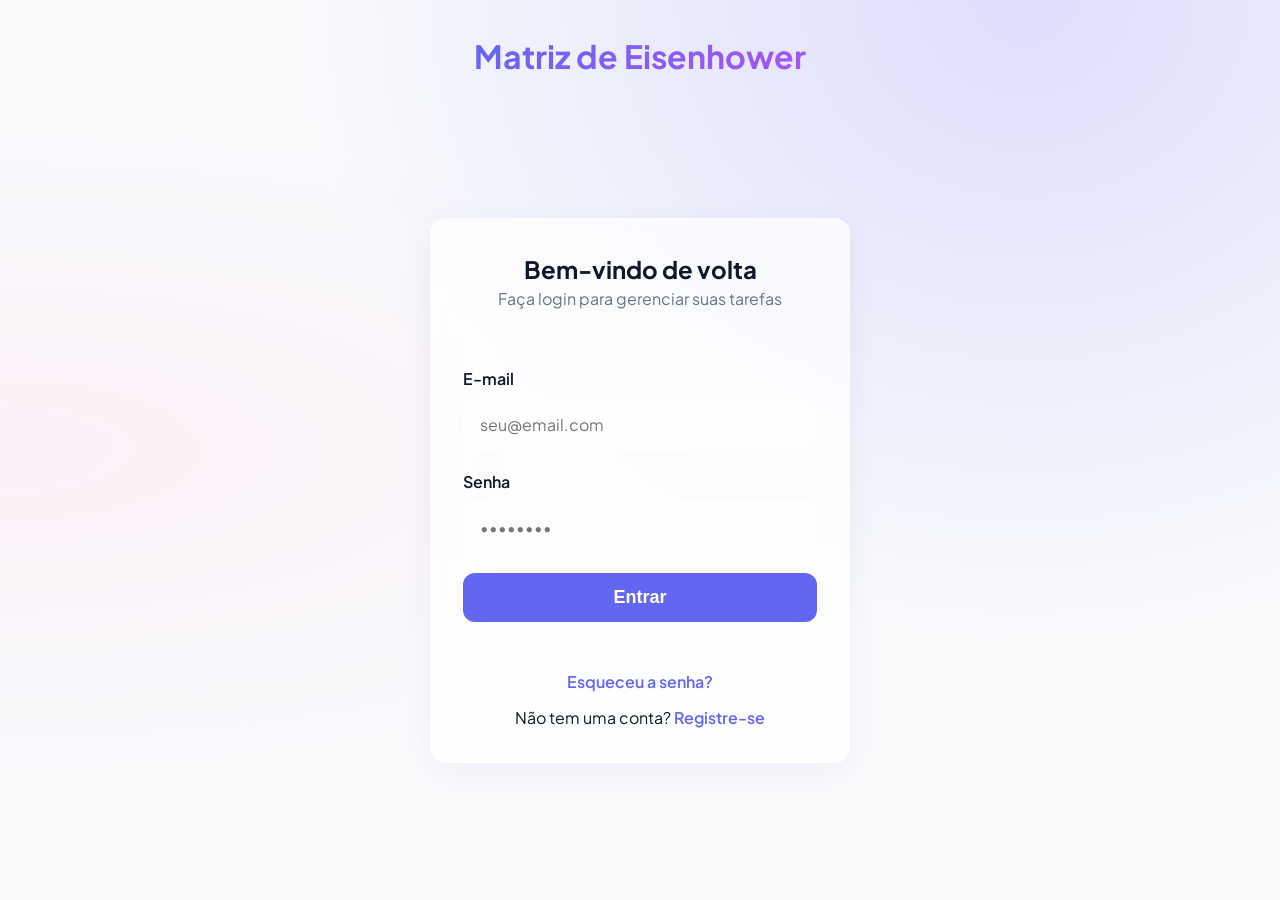
<file: frontEnd/index.html>
<!DOCTYPE html>
<html lang="pt-BR">
<head>
    <meta charset="UTF-8">
    <meta name="viewport" content="width=device-width, initial-scale=1.0">
    <link href="https://fonts.googleapis.com/css2?family=Plus+Jakarta+Sans:wght@400;500;600;700&display=swap" rel="stylesheet">
    <title>Login - Matriz de Eisenhower</title>
    <link rel="stylesheet" href="css/style.css">
</head>
<body>
    <div class="logo">
        <h2>Matriz de Eisenhower</h2>
    </div>
    <div class="login-container quadrant">
        <div class="login-header">
            <h2>Bem-vindo de volta</h2>
            <p class="subtitle">Faça login para gerenciar suas tarefas</p>
        </div>
        <form class="login-form" action="home.html" id="formLogin">
            <div class="input-group-vertical">
                <label for="email">E-mail</label>
                <input type="email" id="email" class="task-input"
                    placeholder="seu@email.com" required>
            </div>
            <div class="input-group-vertical">
                <label for="password">Senha</label>
                <input type="password" id="password" class="task-input"
                    placeholder="••••••••" required>
            </div>
            <button type="submit" class="login-btn">Entrar</button>
        </form>
        <div class="login-footer">
            <a href="pages/esqueceuSenha.html" class="forgot-link">Esqueceu a senha?</a>
            <p class="register-text">Não tem uma conta? <a
                    href="pages/register.html">Registre-se</a></p>
        </div>
    </div>
    <!-- <script src="js/login.js"></script> -->
     <script type="module" src="js/controller/authController.js"></script>
</body>
</html>
</file>
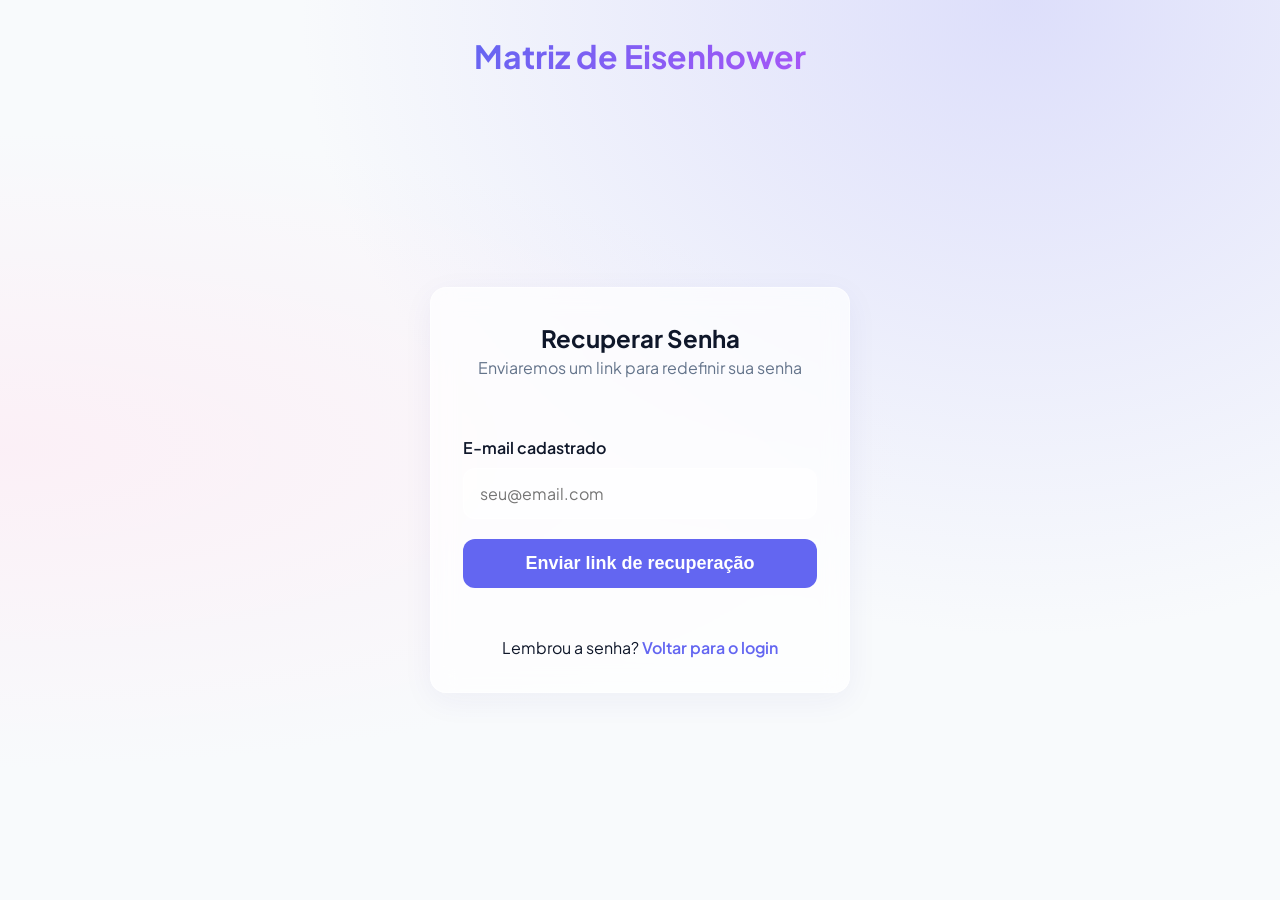
<file: frontEnd/pages/esqueceuSenha.html>
<!DOCTYPE html>
<html lang="pt-BR">
<head>
    <meta charset="UTF-8">
    <meta name="viewport" content="width=device-width, initial-scale=1.0">
    <link href="https://fonts.googleapis.com/css2?family=Plus+Jakarta+Sans:wght@400;500;600;700&display=swap" rel="stylesheet">
    <title>Recuperar Senha - Matriz de Eisenhower</title>
    <link rel="stylesheet" href="../css/style.css">
</head>
<body>
    <div class="logo">
        <h2>Matriz de Eisenhower</h2>
    </div>
    <div class="login-container quadrant">
        <div class="login-header">
            <h2>Recuperar Senha</h2>
            <p class="subtitle">Enviaremos um link para redefinir sua senha</p>
        </div>
        <form class="login-form" id="formEsqueceuSenha">
            <div class="input-group-vertical">
                <label for="email">E-mail cadastrado</label>
                <input type="email" id="email" class="task-input"
                    placeholder="seu@email.com" required>
            </div>
            <button type="submit" class="login-btn">Enviar link de
                recuperação</button>
        </form>
        <div class="login-footer">
            <p class="register-text">Lembrou a senha? <a
                    href="../index.html">Voltar para o login</a></p>
        </div>
    </div>
    <div id="toast" class="toast">Se o e-mail existir na nossa base, um link foi enviado!</div>
     <script type="module" src="../js/controller/authController.js"></script>
</body>
</html>
</file>
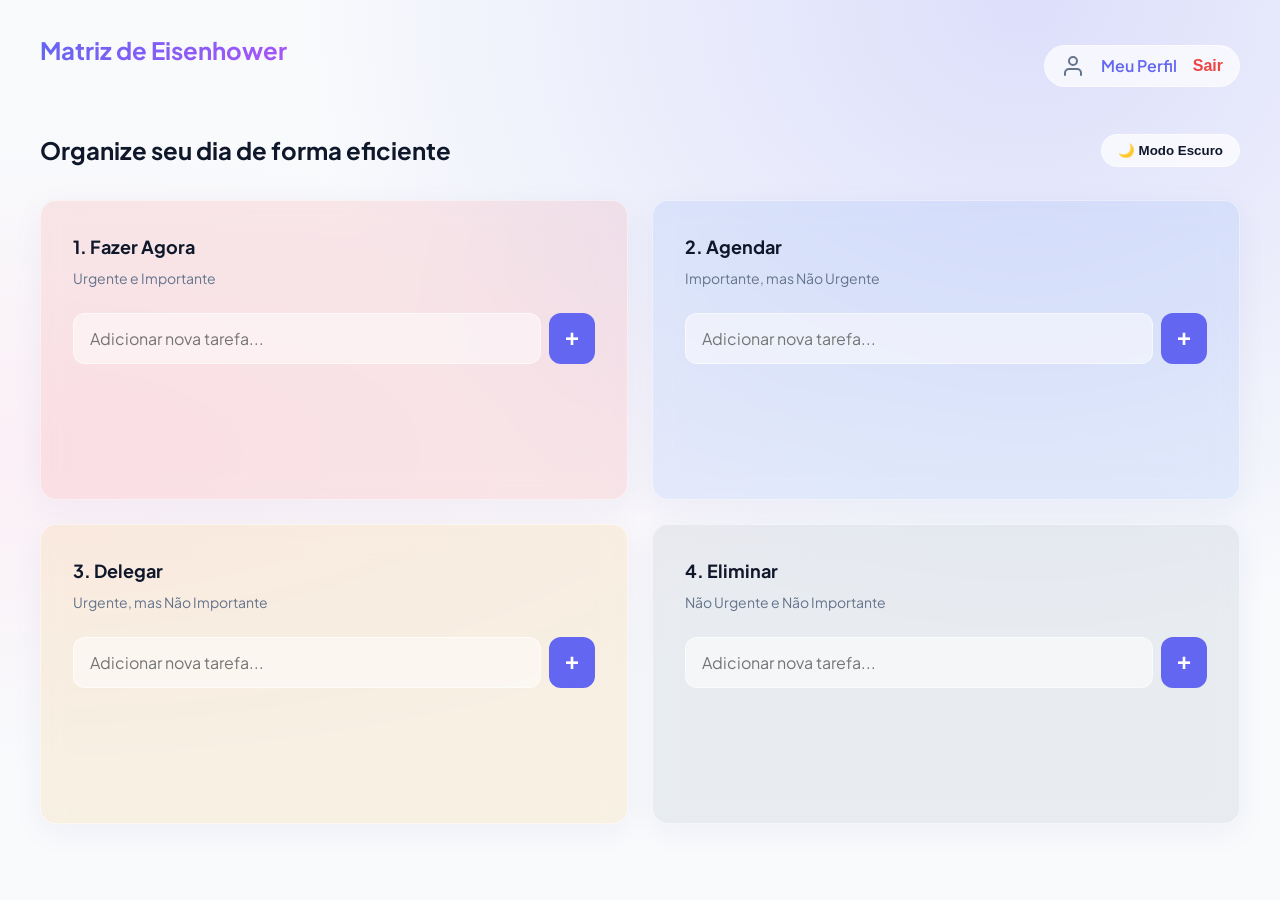
<file: frontEnd/pages/home.html>
<!DOCTYPE html>
<html lang="pt-BR">
<head>
    <meta charset="UTF-8">
    <meta name="viewport" content="width=device-width, initial-scale=1.0">
    <link href="https://fonts.googleapis.com/css2?family=Plus+Jakarta+Sans:wght@400;500;600;700&display=swap" rel="stylesheet">
    <title>Matriz de Eisenhower Interativa</title>
    <link rel="stylesheet" href="../css/style.css">
</head>
<body>
    <header class="site-header">
        <div class="logo">
            <h2>Matriz de Eisenhower</h2>
        </div>
        <div class="user-profile">
            <svg class="user-icon" xmlns="http://www.w3.org/2000/svg"
                viewBox="0 0 24 24" fill="none" stroke="currentColor"
                stroke-width="2" stroke-linecap="round" stroke-linejoin="round">
                <path d="M20 21v-2a4 4 0 0 0-4-4H8a4 4 0 0 0-4 4v2"></path>
                <circle cx="12" cy="7" r="4"></circle>
            </svg>
            <a href="index.html"><span class="user-name">Meu Perfil</span></a>
            <button id="logout-btn" class="logout-btn">Sair</button>
        </div>
        
    </header>
    <div class="matrix-container">
        <header class="app-header">
            <h2>Organize seu dia de forma eficiente</h2>
            <button id="theme-toggle">🌙 Modo Escuro</button>
        </header>
        <div class="eisenhower-matrix">
            <div class="quadrant q1">
                <h3>1. Fazer Agora</h3>
                <p class="subtitle">Urgente e Importante</p>
                <div class="input-group">
                    <input type="text" placeholder="Adicionar nova tarefa..."
                        class="task-input">
                    <button type="button" class="add-btn">+</button>
                </div>
                <ul class="task-list">
                </ul>
            </div>
            <div class="quadrant q2">
                <h3>2. Agendar</h3>
                <p class="subtitle">Importante, mas Não Urgente</p>
                <div class="input-group">
                    <input type="text" placeholder="Adicionar nova tarefa..."
                        class="task-input">
                    <button type="button" class="add-btn">+</button>
                </div>
                <ul class="task-list"></ul>
            </div>
            <div class="quadrant q3">
                <h3>3. Delegar</h3>
                <p class="subtitle">Urgente, mas Não Importante</p>
                <div class="input-group">
                    <input type="text" placeholder="Adicionar nova tarefa..."
                        class="task-input">
                    <button type="button" class="add-btn">+</button>
                </div>
                <ul class="task-list"></ul>
            </div>
            <div class="quadrant q4">
                <h3>4. Eliminar</h3>
                <p class="subtitle">Não Urgente e Não Importante</p>
                <div class="input-group">
                    <input type="text" placeholder="Adicionar nova tarefa..."
                        class="task-input">
                    <button type="button" class="add-btn">+</button>
                </div>
                <ul class="task-list"></ul>
            </div>
        </div>
    </div>
<script type="module" src="../js/controller/authController.js"></script>
<script type="module" src="../js/controller/controller.js"></script>
</body>
</html>
</file>
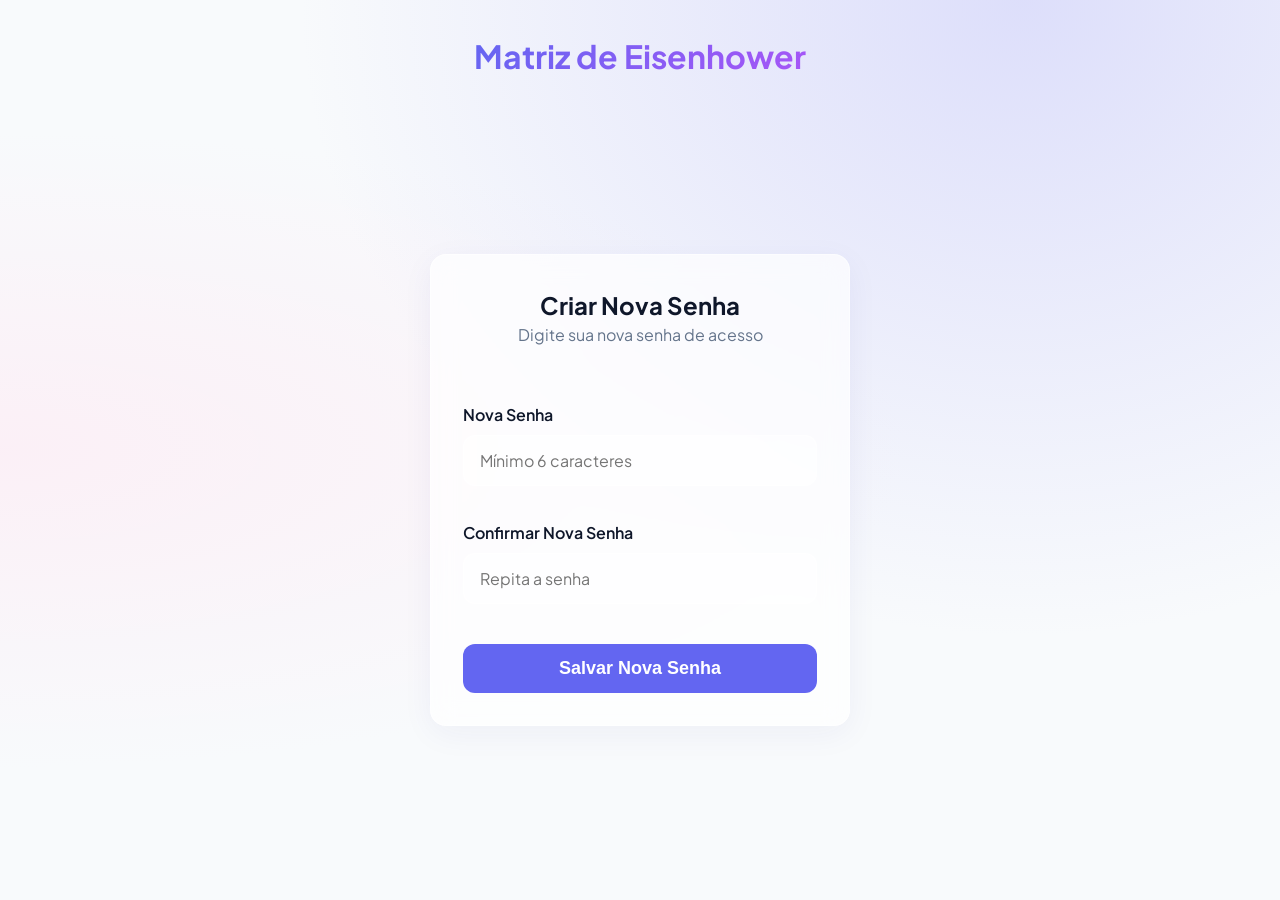
<file: frontEnd/pages/redefinirSenha.html>
<!DOCTYPE html>
<html lang="pt-BR">
<head>
    <meta charset="UTF-8">
    <meta name="viewport" content="width=device-width, initial-scale=1.0">
    <link href="https://fonts.googleapis.com/css2?family=Plus+Jakarta+Sans:wght@400;500;600;700&display=swap" rel="stylesheet">
    <title>Nova Senha - Matriz de Eisenhower</title>
    <link rel="stylesheet" href="../css/style.css">
</head>
<body>
    <div class="logo">
        <h2>Matriz de Eisenhower</h2>
    </div>
    <div class="login-container quadrant">
        <div class="login-header">
            <h2>Criar Nova Senha</h2>
            <p class="subtitle">Digite sua nova senha de acesso</p>
        </div>
        <form class="login-form" id="formRedefinir">
            <div class="input-group-vertical">
                <label for="novaSenha">Nova Senha</label>
                <input type="password" id="novaSenha" class="task-input"
                    placeholder="Mínimo 6 caracteres" required>
            </div>
            <div class="input-group-vertical" style="margin-top: 15px;">
                <label for="confirmaSenha">Confirmar Nova Senha</label>
                <input type="password" id="confirmaSenha" class="task-input"
                    placeholder="Repita a senha" required>
            </div>
            <button type="submit" class="login-btn"
                style="margin-top: 20px;">Salvar Nova Senha</button>
        </form>
    </div>
    <div id="toast" class="toast">"Senha alterada com sucesso! Redirecionando
        para o login..."</div>
    <script type="module" src="../js/controller/authController.js"></script>
</body>
</html>
</file>
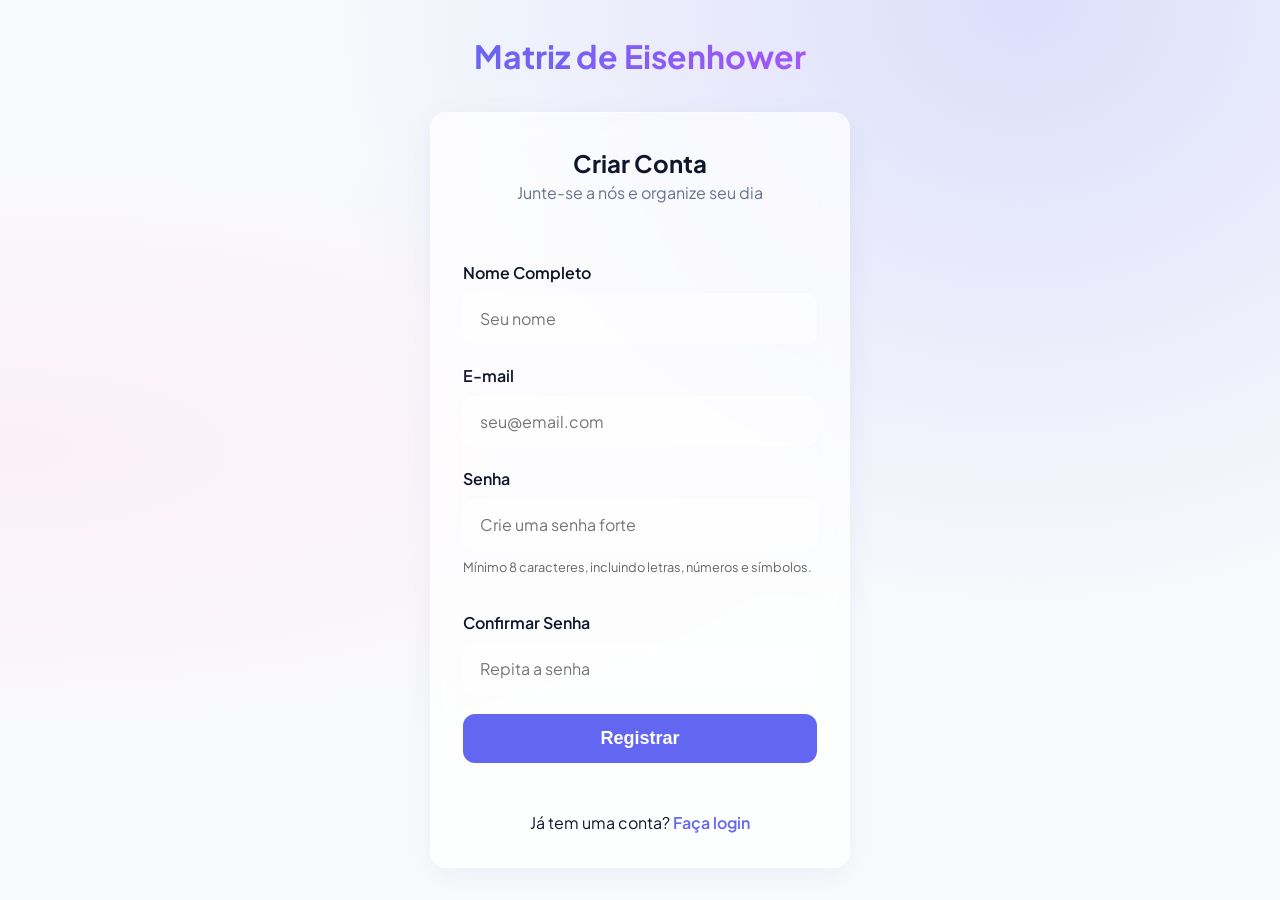
<file: frontEnd/pages/register.html>
<!DOCTYPE html>
<html lang="pt-BR">
<head>
    <meta charset="UTF-8">
    <meta name="viewport" content="width=device-width, initial-scale=1.0">
    <link href="https://fonts.googleapis.com/css2?family=Plus+Jakarta+Sans:wght@400;500;600;700&display=swap" rel="stylesheet">
    <title>Registre-se - Matriz de Eisenhower</title>
    <link rel="stylesheet" href="../css/style.css">
</head>
<body>
    <div class="logo">
        <h2>Matriz de Eisenhower</h2>
    </div>
    <div class="login-container quadrant">
        <div class="login-header">
            <h2>Criar Conta</h2>
            <p class="subtitle">Junte-se a nós e organize seu dia</p>
        </div>
        <form class="login-form" action="../index.html"
            onsubmit="return false;" id="formRegister">
            <div class="input-group-vertical">
                <label for="name">Nome Completo</label>
                <input type="text" id="name" class="task-input"
                    placeholder="Seu nome" required>
            </div>
            <div class="input-group-vertical">
                <label for="email">E-mail</label>
                <input type="email" id="email" class="task-input"
                    placeholder="seu@email.com" required>
            </div>
            <div class="input-group-vertical">
                <label for="password">Senha</label>
                <input type="password" id="password" class="task-input"
                    placeholder="Crie uma senha forte" required>
                <small id="password-hint"
                    style="color: #666; font-size: 0.8em;">
                    Mínimo 8 caracteres, incluindo letras, números e símbolos.
                </small>
                <span id="password-error"
                    style="display: none; color: #d93025; font-size: 14px; margin-top: 5px; display: block;"></span>
            </div>
            <div class="input-group-vertical">
                <label for="confirm-password">Confirmar Senha</label>
                <input type="password" id="confirm-password" class="task-input"
                    placeholder="Repita a senha" required>
                <span id="match-error"
                    style="display: none; color: #d93025; font-size: 14px; margin-top: 5px;">
                    As senhas não coincidem. Tente novamente.
                </span>
            </div>
            <button type="submit" id="btn-registrar"
                class="login-btn">Registrar</button>
        </form>
        <div class="login-footer">
            <p class="register-text">Já tem uma conta? <a
                    href="../index.html">Faça login</a></p>
        </div>
    </div>
    <div id="toast">Conta criada com sucesso! Redirecionando...</div>

    <script type="module" src="../js/controller/authController.js"></script>
</body>
</html>
</file>
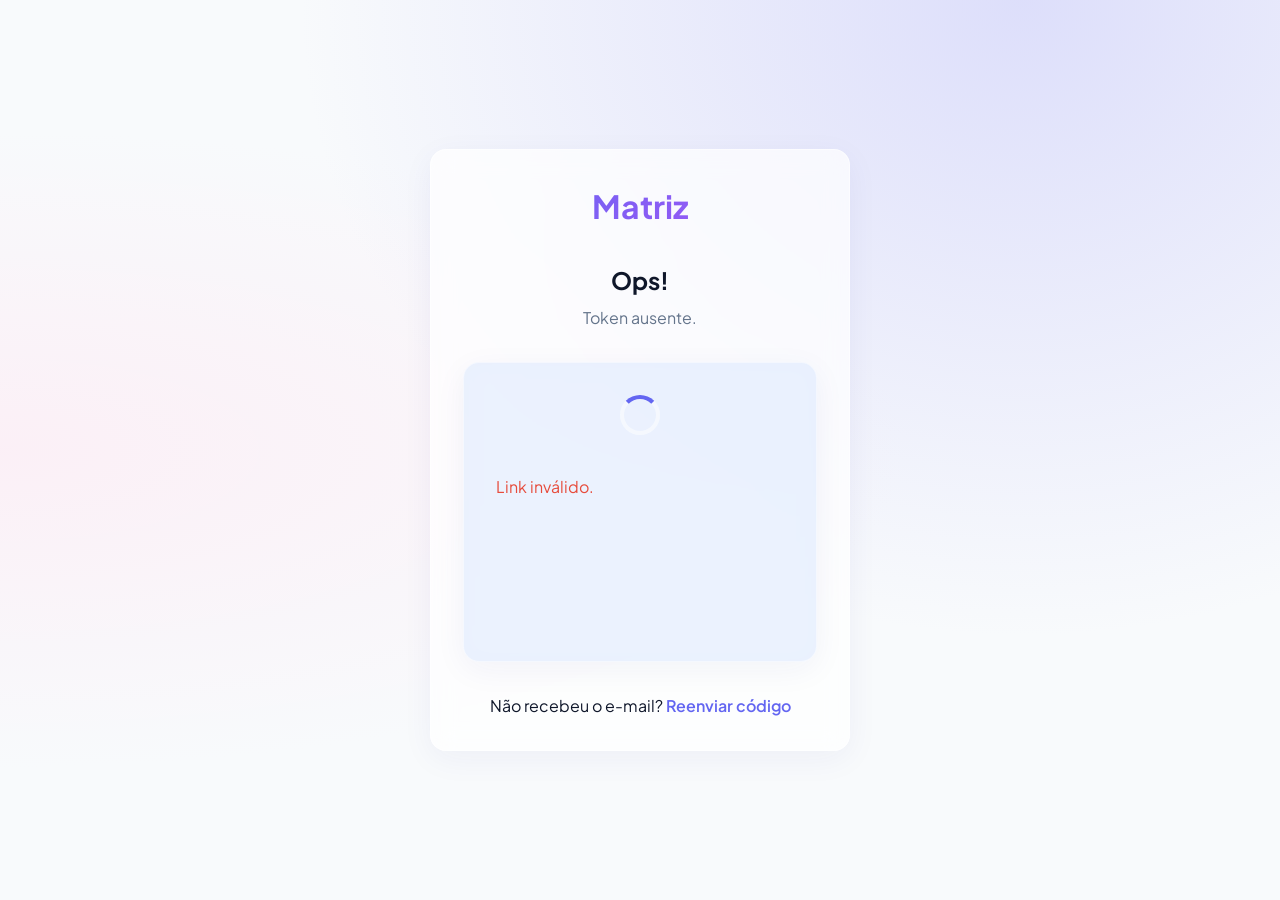
<file: frontEnd/pages/verificado.html>
<!DOCTYPE html>
<html lang="pt-BR">
<head>
    <meta charset="UTF-8">
    <meta name="viewport" content="width=device-width, initial-scale=1.0">
    <link href="https://fonts.googleapis.com/css2?family=Plus+Jakarta+Sans:wght@400;500;600;700&display=swap" rel="stylesheet">
    <link rel="stylesheet" href="../css/style.css">
</head>
<body style="min-height: 100vh; margin: 0; padding: 20px;">
    <div class="login-container">
        <header class="login-header">
            <div class="logo">
                <h1>Matriz</h1>
            </div>
            <h2 id="status-title" aria-live="polite">Verificando sua conta...
            </h2>
            <p class="subtitle" id="status-desc">Aguarde um instante enquanto
                validamos seu token.</p>
        </header>
        <main class="quadrant q2 verification-box">
            <div id="loading-spinner" class="spinner"></div>
            <p id="message-text" class="status-message"></p>
            <button id="btn-action" class="login-btn full-width hidden">
                <a href="../index.html">Ir para o Login</a>
            </button>
        </main>
        <footer class="login-footer">
            <p class="register-text">Não recebeu o e-mail? <a href="#"
                    id="link-reenviar">Reenviar código</a></p>
        </footer>
    </div>
    <!-- <script src="../js/view/verificado.js"></script> -->

    <script type="module" src="../js/controller/authController.js"></script>
</body>
</html>
</file>
<file: frontEnd/css/style.css>
/* =========================================
   1. VARIÁVEIS & TOKENS (Design System)
   ========================================= */
:root {
  /* Cores - Modo Claro (Padrão) */
  --bg-color: #f8fafc;
  --bg-gradient: radial-gradient(at 0% 0%, hsla(253,16%,7%,1) 0, transparent 50%), radial-gradient(at 50% 0%, hsla(225,39%,30%,1) 0, transparent 50%), radial-gradient(at 100% 0%, hsla(339,49%,30%,1) 0, transparent 50%);
  --surface: rgba(255, 255, 255, 0.7);
  --surface-border: rgba(255, 255, 255, 0.5);
  --text-main: #0f172a;
  --text-muted: #64748b;
  --primary: #6366f1;
  --primary-hover: #4f46e5;
  --danger: #ef4444;
  
  /* Cores Semânticas (Quadrantes) */
  --q1-color: rgba(239, 68, 68, 0.1); /* Importante & Urgente */
  --q2-color: rgba(59, 130, 246, 0.1); /* Importante & Não Urgente */
  --q3-color: rgba(245, 158, 11, 0.1); /* Não Importante & Urgente */
  --q4-color: rgba(100, 116, 139, 0.1); /* Não Importante & Não Urgente */

  /* Tipografia Fluida (Min - Val - Max) */
  --text-xs: clamp(0.75rem, 0.7vw + 0.6rem, 0.875rem);
  --text-sm: clamp(0.875rem, 0.8vw + 0.7rem, 1rem);
  --text-md: clamp(1rem, 1vw + 0.8rem, 1.125rem);
  --text-lg: clamp(1.25rem, 1.5vw + 1rem, 1.5rem);
  --text-xl: clamp(1.5rem, 2vw + 1.2rem, 2rem);

  /* Efeitos */
  --shadow-glass: 0 8px 32px 0 rgba(31, 38, 135, 0.05);
  --radius-lg: 16px;
  --radius-md: 12px;
  --radius-sm: 8px;
  --transition: all 0.3s cubic-bezier(0.4, 0, 0.2, 1);
}

/* Modo Escuro (Ativado via JS no body ou data-theme) */
/* No seu seletor de modo escuro, adicione a mudança de background-image */
[data-theme="dark"] {
  --bg-color: #0f172a;
  --surface: rgba(30, 41, 59, 0.7);
  --surface-border: rgba(255, 255, 255, 0.1);
  --text-main: #f8fafc;
  --text-muted: #94a3b8;
  --shadow-glass: 0 8px 32px 0 rgba(0, 0, 0, 0.3);
}

/* Garanta que o body use a variável --bg-color corretamente */
[data-theme="dark"] body {
  background-color: var(--bg-color);
  /* Remove ou altera o gradiente claro para um mais escuro */
  background-image: 
    radial-gradient(at 80% 0%, hsla(239, 40%, 10%, 0.5) 0px, transparent 50%),
    radial-gradient(at 0% 50%, hsla(333, 40%, 10%, 0.5) 0px, transparent 50%);
}

/* =========================================
   2. RESET & BASE
   ========================================= */
* {
  margin: 0;
  padding: 0;
  box-sizing: border-box;
}

body {
  font-family: 'Plus Jakarta Sans', system-ui, sans-serif;
  background-color: var(--bg-color);
  /* Mesh gradient suave para o fundo */
  background-image: 
    radial-gradient(at 80% 0%, hsla(239, 84%, 87%, 0.5) 0px, transparent 50%),
    radial-gradient(at 0% 50%, hsla(333, 100%, 95%, 0.5) 0px, transparent 50%);
  background-attachment: fixed;
  color: var(--text-main);
  line-height: 1.5;
  min-height: 100vh;
  display: flex;
  flex-direction: column;
  align-items: center;
  padding: 2rem 1rem;
  transition: var(--transition);
}

a {
  color: var(--primary);
  text-decoration: none;
  font-weight: 600;
  transition: var(--transition);
  
  &:hover {
    color: var(--primary-hover);
    text-decoration: underline;
  }
}

/* =========================================
   3. COMPONENTES GLOBAIS (Glassmorphism)
   ========================================= */
.quadrant, .login-container {
  background: var(--surface);
  backdrop-filter: blur(12px);
  -webkit-backdrop-filter: blur(12px);
  border: 1px solid var(--surface-border);
  border-radius: var(--radius-lg);
  box-shadow: var(--shadow-glass);
  padding: 2rem;
}

.logo {
  text-align: center;
  margin-bottom: 2rem;
  
  & h2, & h1 {
    font-size: var(--text-xl);
    font-weight: 700;
    background: linear-gradient(135deg, var(--primary), #a855f7);
    -webkit-background-clip: text;
    -webkit-text-fill-color: transparent;
  }
}

/* =========================================
   4. TELAS DE AUTENTICAÇÃO (Login, Register...)
   ========================================= */
.login-container {
  width: 100%;
  max-width: 420px;
  margin: auto;
  animation: fadeIn 0.5s ease-out;

  & .login-header {
    text-align: center;
    margin-bottom: 2rem;

    & h2 {
      font-size: var(--text-lg);
      margin-bottom: 0.5rem;
    }

    & .subtitle {
      color: var(--text-muted);
      font-size: var(--text-sm);
    }
  }
}

/* Formulários & Inputs */
.login-form, .input-group-vertical {
  display: flex;
  flex-direction: column;
  gap: 1.25rem;
  width: 100%;
}

.input-group-vertical {
  gap: 0.5rem;

  & label {
    font-size: var(--text-sm);
    font-weight: 600;
    color: var(--text-main);
  }
}

.task-input {
  width: 100%;
  padding: 0.875rem 1rem;
  border-radius: var(--radius-md);
  border: 1px solid var(--surface-border);
  background: rgba(255, 255, 255, 0.5);
  color: var(--text-main);
  font-family: inherit;
  font-size: var(--text-sm);
  transition: var(--transition);
  outline: none;

  [data-theme="dark"] & {
    background: rgba(0, 0, 0, 0.2);
  }

  &:focus-visible {
    border-color: var(--primary);
    box-shadow: 0 0 0 3px rgba(99, 102, 241, 0.2);
    background: var(--bg-color);
  }
}

/* Botões */
.login-btn, .add-btn {
  background: var(--primary);
  color: white;
  border: none;
  padding: 0.875rem;
  border-radius: var(--radius-md);
  font-weight: 600;
  font-size: var(--text-md);
  cursor: pointer;
  transition: var(--transition);
  display: flex;
  justify-content: center;
  align-items: center;
  gap: 0.5rem;

  &:hover {
    background: var(--primary-hover);
    transform: translateY(-2px);
    box-shadow: 0 4px 12px rgba(99, 102, 241, 0.3);
  }

  &:active {
    transform: translateY(0);
  }

  &.full-width {
    width: 100%;
  }

  & a {
    color: white;
    text-decoration: none;
    display: block;
    width: 100%;
  }
}

.login-footer {
  margin-top: 2rem;
  text-align: center;
  font-size: var(--text-sm);
  display: flex;
  flex-direction: column;
  gap: 0.75rem;
}

/* =========================================
   5. APLICAÇÃO (Matriz de Eisenhower)
   ========================================= */
.site-header {
  width: 100%;
  max-width: 1200px;
  display: flex;
  justify-content: space-between;
  align-items: center;
  margin-bottom: 2rem;
  flex-wrap: wrap;
  gap: 1rem;

  & .logo h2 {
    font-size: var(--text-lg);
    margin: 0;
  }
}

.user-profile {
  display: flex;
  align-items: center;
  gap: 1rem;
  background: var(--surface);
  padding: 0.5rem 1rem;
  border-radius: 50px;
  border: 1px solid var(--surface-border);

  & .user-icon {
    width: 24px;
    height: 24px;
    color: var(--text-muted);
  }

  & .logout-btn {
    background: transparent;
    border: none;
    color: var(--danger);
    font-weight: 600;
    cursor: pointer;
    font-size: var(--text-sm);
    
    &:hover {
      text-decoration: underline;
    }
  }
}

.matrix-container {
  width: 100%;
  max-width: 1200px;
  display: flex;
  flex-direction: column;
  gap: 2rem;
}

.app-header {
  display: flex;
  justify-content: space-between;
  align-items: center;
  
  & h2 {
    font-size: var(--text-lg);
  }

  & #theme-toggle {
    background: var(--surface);
    border: 1px solid var(--surface-border);
    padding: 0.5rem 1rem;
    border-radius: 50px;
    cursor: pointer;
    color: var(--text-main);
    font-weight: 600;
    transition: var(--transition);

    &:hover {
      background: var(--surface-border);
    }
  }
}

/* BENTO GRID - O Coração da Matriz */
.eisenhower-matrix {
  display: grid;
  gap: 1.5rem;
  grid-template-columns: 1fr; /* Mobile-first */

  /* Breakpoint para Tablets e Desktop */
  @media (min-width: 768px) {
    grid-template-columns: repeat(2, 1fr);
  }
}

/* Quadrantes Específicos */
.quadrant {
  display: flex;
  flex-direction: column;
  gap: 1rem;
  height: 100%;
  min-height: 300px;
  
  & h3 {
    font-size: var(--text-md);
    display: flex;
    align-items: center;
    gap: 0.5rem;
  }

  & .subtitle {
    font-size: var(--text-xs);
    color: var(--text-muted);
    margin-top: -0.5rem;
    margin-bottom: 0.5rem;
  }

  /* Cores de Fundo Suaves para Identificação Visual */
  &.q1 { background-color: var(--q1-color); }
  &.q2 { background-color: var(--q2-color); }
  &.q3 { background-color: var(--q3-color); }
  &.q4 { background-color: var(--q4-color); }
}

/* Input Inline da Matriz */
.input-group {
  display: flex;
  gap: 0.5rem;

  & .task-input {
    flex: 1;
  }

  & .add-btn {
    padding: 0 1rem;
    font-size: 1.5rem;
    line-height: 1;
  }
}

/* Lista de Tarefas (Micro-interações) */
.task-list {
  list-style: none;
  display: flex;
  flex-direction: column;
  gap: 0.5rem;
  overflow-y: auto;
  max-height: 250px;

  & li {
    background: var(--bg-color);
    padding: 0.75rem 1rem;
    border-radius: var(--radius-sm);
    display: flex;
    justify-content: space-between;
    align-items: center;
    border: 1px solid var(--surface-border);
    font-size: var(--text-sm);
    transition: var(--transition);
    cursor: grab;

    &:hover {
      transform: translateX(4px);
      box-shadow: var(--shadow-glass);
    }
  }
}

/* =========================================
   6. UTILITÁRIOS & ANIMAÇÕES
   ========================================= */
.hidden {
  display: none !important;
}

.spinner {
  width: 40px;
  height: 40px;
  border: 4px solid var(--surface-border);
  border-top-color: var(--primary);
  border-radius: 50%;
  animation: spin 1s linear infinite;
  margin: 0 auto 1.5rem;
}

/* Toast Notification (Acessível e animado) */
#toast {
  position: fixed;
  bottom: 2rem;
  left: 50%;
  transform: translateX(-50%) translateY(100px);
  background: var(--text-main);
  color: var(--bg-color);
  padding: 1rem 2rem;
  border-radius: 50px;
  font-weight: 500;
  font-size: var(--text-sm);
  opacity: 0;
  transition: all 0.4s cubic-bezier(0.68, -0.55, 0.265, 1.55);
  z-index: 1000;
  pointer-events: none;

  &.show {
    transform: translateX(-50%) translateY(0);
    opacity: 1;
  }
}

@keyframes spin {
  to { transform: rotate(360deg); }
}

@keyframes fadeIn {
  from { opacity: 0; transform: translateY(10px); }
  to { opacity: 1; transform: translateY(0); }
}
</file>
